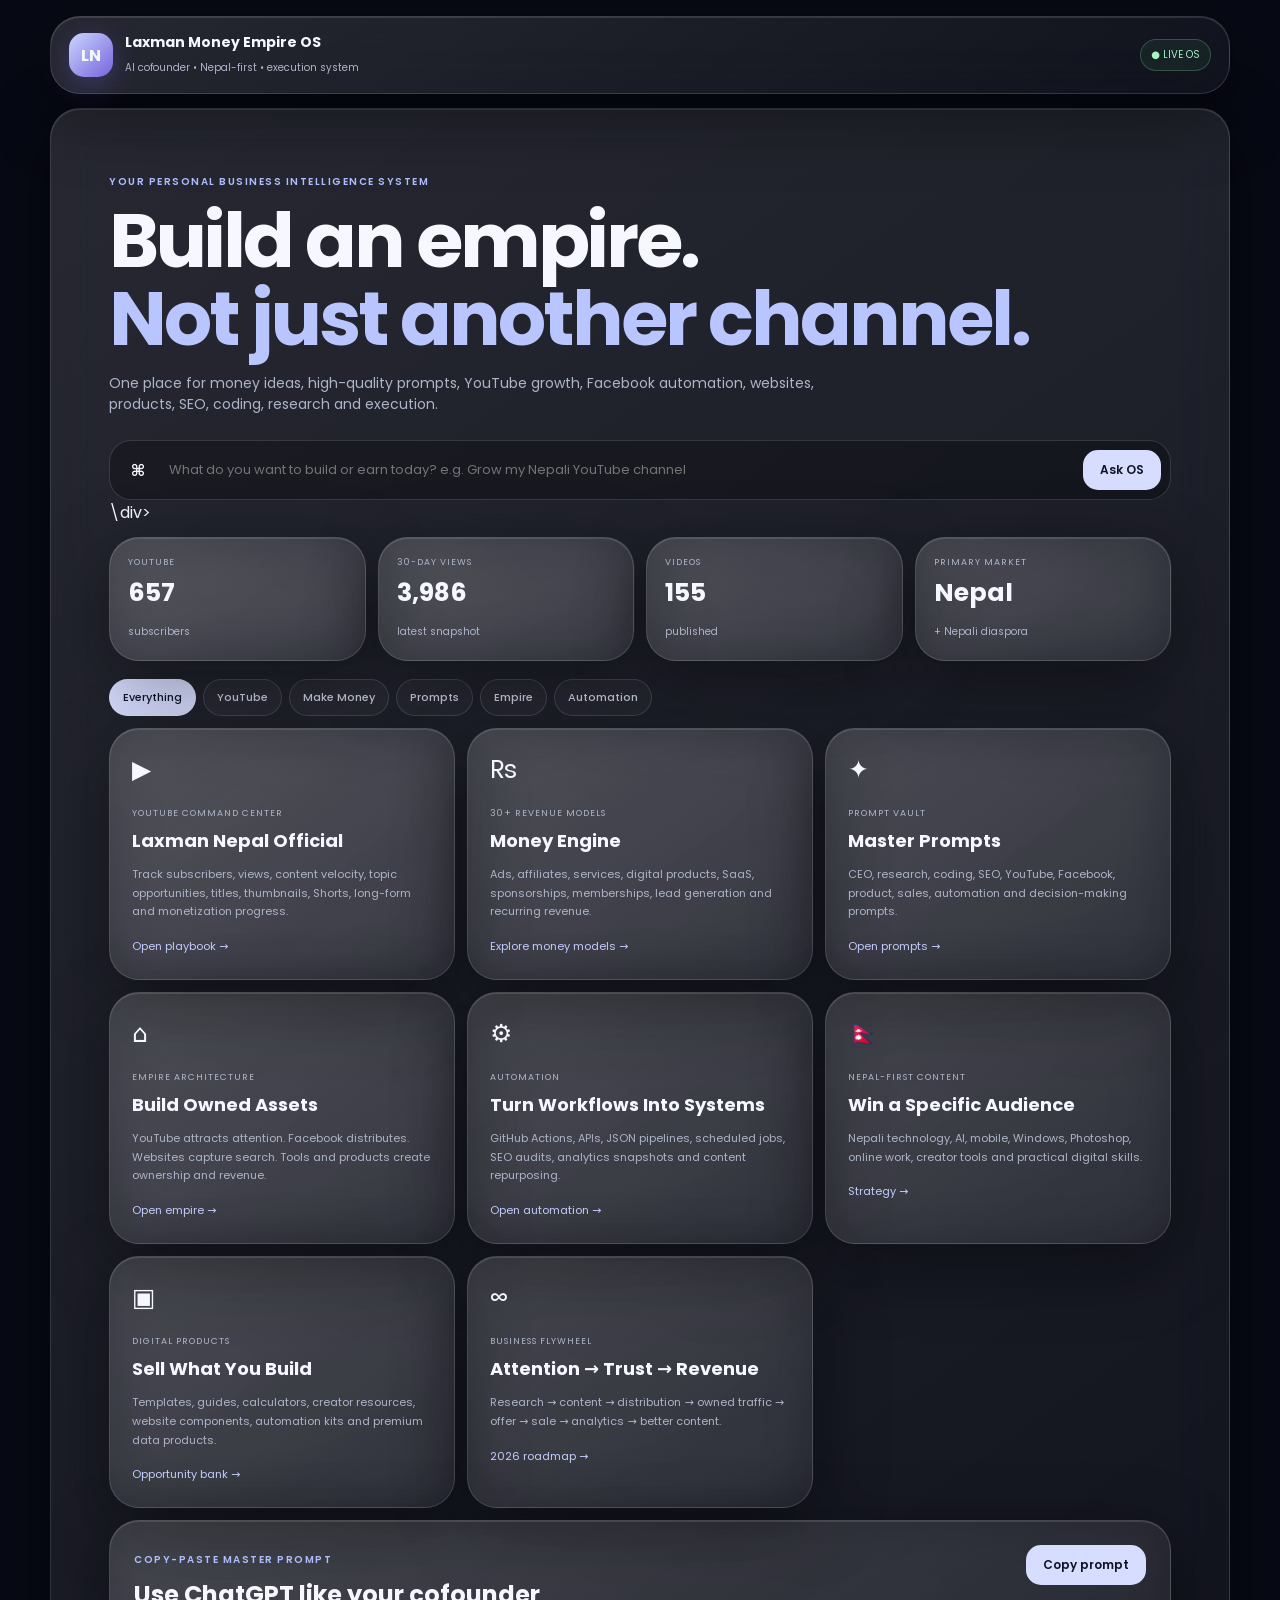
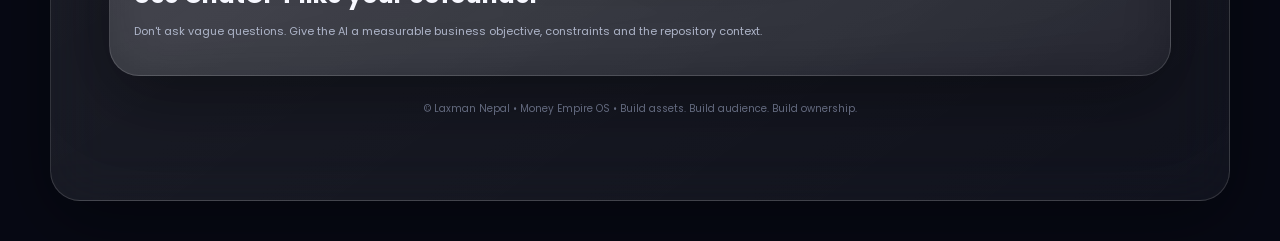
<file: index.html>
<!doctype html>
<html lang="en">
<head>
<meta charset="utf-8"><meta name="viewport" content="width=device-width,initial-scale=1,viewport-fit=cover">
<meta name="theme-color" content="#0b1020"><meta name="description" content="Laxman Money Empire OS — AI cofounder, money-making playbooks, prompts, YouTube and Facebook growth systems.">
<title>Laxman Money Empire OS</title><link rel="manifest" href="manifest.json"><link rel="stylesheet" href="styles.css">
</head><body>
<div class="bg"></div><main class="app">
<header class="top glass"><div class="brand"><div class="logo">LN</div><div><strong>Laxman Money Empire OS</strong><small>AI cofounder • Nepal-first • execution system</small></div></div><div class="pill">● LIVE OS</div></header>
<section class="hero glass"><span class="eyebrow">YOUR PERSONAL BUSINESS INTELLIGENCE SYSTEM</span><h1>Build an empire.<br><em>Not just another channel.</em></h1><p>One place for money ideas, high-quality prompts, YouTube growth, Facebook automation, websites, products, SEO, coding, research and execution.</p>
<div class="ask"><div class="askicon">⌘</div><input id="goal" placeholder="What do you want to build or earn today? e.g. Grow my Nepali YouTube channel"/><button onclick="askOS()">Ask OS</button></div>\div>
<section class="stats"><article class="glass"><small>YOUTUBE</small><b>657</b><span>subscribers</span></article><article class="glass"><small>30-DAY VIEWS</small><b>3,986</b><span>latest snapshot</span></article><article class="glass"><small>VIDEOS</small><b>155</b><span>published</span></article><article class="glass"><small>PRIMARY MARKET</small><b>Nepal</b><span>+ Nepali diaspora</span></article></section>
<section id="answer" class="glass answer hidden"><div class="eyebrow">OS RECOMMENDATION</div><h2 id="answerTitle"></h2><div id="answerBody"></div></section>
<nav class="tabs"><button class="active" onclick="show('all',this)">Everything</button><button onclick="show('youtube',this)">YouTube</button><button onclick="show('money',this)">Make Money</button><button onclick="show('prompts',this)">Prompts</button><button onclick="show('business',this)">Empire</button><button onclick="show('automation',this)">Automation</button></nav>
<section id="cards" class="grid">
<article class="card glass" data-cat="youtube"><span class="icon">▶</span><small>YOUTUBE COMMAND CENTER</small><h3>Laxman Nepal Official</h3><p>Track subscribers, views, content velocity, topic opportunities, titles, thumbnails, Shorts, long-form and monetization progress.</p><a href="02-YOUTUBE/laxman-nepal-official/CHANNEL-COMMAND-CENTER.md">Open playbook →</a></article>
<article class="card glass" data-cat="money"><span class="icon">₨</span><small>30+ REVENUE MODELS</small><h3>Money Engine</h3><p>Ads, affiliates, services, digital products, SaaS, sponsorships, memberships, lead generation and recurring revenue.</p><a href="05-BUSINESS/MONETIZATION-MATRIX.md">Explore money models →</a></article>
<article class="card glass" data-cat="prompts"><span class="icon">✦</span><small>PROMPT VAULT</small><h3>Master Prompts</h3><p>CEO, research, coding, SEO, YouTube, Facebook, product, sales, automation and decision-making prompts.</p><a href="07-PROMPT-VAULT/CORE-PROMPT-PACK.md">Open prompts →</a></article>
<article class="card glass" data-cat="business"><span class="icon">⌂</span><small>EMPIRE ARCHITECTURE</small><h3>Build Owned Assets</h3><p>YouTube attracts attention. Facebook distributes. Websites capture search. Tools and products create ownership and revenue.</p><a href="01-MASTER-ROADMAP/EMPIRE-PLAYBOOK.md">Open empire →</a></article>
<article class="card glass" data-cat="automation"><span class="icon">⚙</span><small>AUTOMATION</small><h3>Turn Workflows Into Systems</h3><p>GitHub Actions, APIs, JSON pipelines, scheduled jobs, SEO audits, analytics snapshots and content repurposing.</p><a href="06-AUTOMATION/AUTOMATION-BLUEPRINTS.md">Open automation →</a></article>
<article class="card glass" data-cat="youtube money"><span class="icon">🇳🇵</span><small>NEPAL-FIRST CONTENT</small><h3>Win a Specific Audience</h3><p>Nepali technology, AI, mobile, Windows, Photoshop, online work, creator tools and practical digital skills.</p><a href="02-YOUTUBE/laxman-nepal-official/NEPALI-AUDIENCE-CONTENT-STRATEGY.md">Strategy →</a></article>
<article class="card glass" data-cat="money business"><span class="icon">▣</span><small>DIGITAL PRODUCTS</small><h3>Sell What You Build</h3><p>Templates, guides, calculators, creator resources, website components, automation kits and premium data products.</p><a href="05-BUSINESS/100-MONEY-OPPORTUNITIES.md">Opportunity bank →</a></article>
<article class="card glass" data-cat="automation business"><span class="icon">∞</span><small>BUSINESS FLYWHEEL</small><h3>Attention → Trust → Revenue</h3><p>Research → content → distribution → owned traffic → offer → sale → analytics → better content.</p><a href="01-MASTER-ROADMAP/AUG-NOV-2026-EXECUTION-PLAN.md">2026 roadmap →</a></article>
</section>
<section class="glass promptbox"><div><span class="eyebrow">COPY-PASTE MASTER PROMPT</span><h2>Use ChatGPT like your cofounder</h2><p>Don't ask vague questions. Give the AI a measurable business objective, constraints and the repository context.</p></div><button onclick="copyPrompt()">Copy prompt</button><pre id="masterPrompt">Act as my brutally honest AI cofounder and execution engineer. My market is primarily Nepali users and Nepali diaspora. My assets include Laxman Nepal Official on YouTube, Facebook pages, Nisulka Tools, Nepali-Patro and other web projects. Goal: increase attention, owned traffic and revenue. Analyze the current situation first. Identify the highest-leverage opportunity, challenge weak assumptions, give me an exact execution plan, required files/code/automation, metrics, risks and a next action. Do not give generic advice. Prefer systems that can be measured and automated. Never fabricate data. If external/current data is needed, say exactly what must be checked.</pre></section>
<footer>© Laxman Nepal • Money Empire OS • Build assets. Build audience. Build ownership.</footer>
</main><script src="app.js"></script></body></html>
</file>
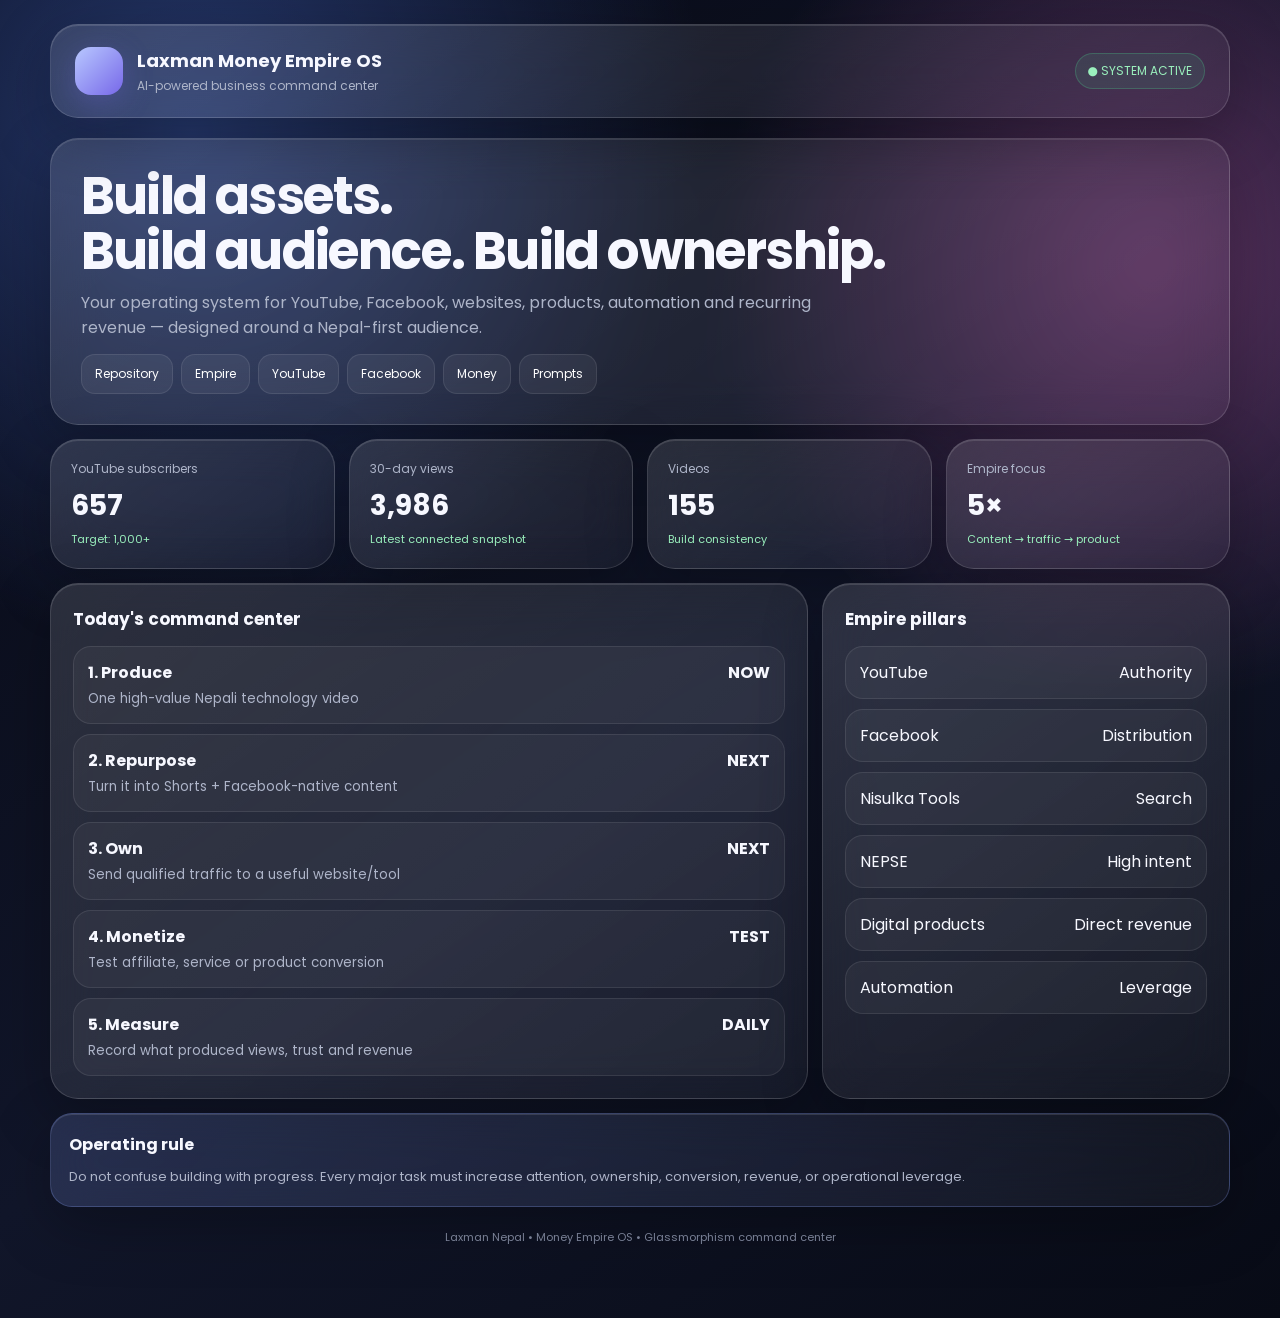
<file: dashboard/index.html>
<!doctype html>
<html lang="en">
<head>
<meta charset="utf-8">
<meta name="viewport" content="width=device-width,initial-scale=1,viewport-fit=cover">
<meta name="theme-color" content="#0b1020">
<title>Laxman Money Empire OS</title>
<style>
@import url('https://fonts.googleapis.com/css2?family=Poppins:wght@400;500;600;700&display=swap');
:root{font-family:Poppins,system-ui,sans-serif;color:#f7f8ff;background:#080b16;--glass:rgba(255,255,255,.09);--line:rgba(255,255,255,.15);--muted:#aeb5c9;--accent:#8ea8ff}
*{box-sizing:border-box}body{margin:0;min-height:100vh;overflow-x:hidden;background:radial-gradient(circle at 15% 10%,#26396f 0,transparent 32%),radial-gradient(circle at 90% 20%,#5a315f 0,transparent 28%),linear-gradient(145deg,#070914,#11162a 55%,#080b16)}
body:before,body:after{content:"";position:fixed;border-radius:50%;filter:blur(60px);opacity:.35;z-index:-1}.before{width:280px;height:280px}.wrap{width:min(1180px,calc(100% - 28px));margin:auto;padding:24px 0 50px}
.glass{background:linear-gradient(145deg,rgba(255,255,255,.13),rgba(255,255,255,.045));border:1px solid var(--line);box-shadow:0 18px 60px rgba(0,0,0,.28),inset 0 1px rgba(255,255,255,.12);backdrop-filter:blur(24px);-webkit-backdrop-filter:blur(24px);border-radius:28px}
header{padding:22px 24px;display:flex;justify-content:space-between;gap:18px;align-items:center;position:sticky;top:12px;z-index:5}.brand{display:flex;align-items:center;gap:14px}.orb{width:48px;height:48px;border-radius:16px;background:linear-gradient(135deg,#b8c8ff,#7768e9);box-shadow:0 8px 30px #7168dd55}.brand h1{font-size:18px;margin:0}.brand p{margin:3px 0 0;color:var(--muted);font-size:12px}.status{font-size:12px;padding:8px 12px;border-radius:99px;background:rgba(75,220,145,.1);border:1px solid rgba(75,220,145,.25);color:#9af0bd}
.hero{margin-top:20px;padding:30px}.hero h2{font-size:clamp(28px,5vw,52px);line-height:1.05;margin:0 0 12px;letter-spacing:-1.8px}.hero p{color:var(--muted);max-width:760px;margin:0}.grid{display:grid;grid-template-columns:repeat(4,1fr);gap:14px;margin-top:14px}.card{padding:20px}.label{font-size:12px;color:var(--muted)}.value{font-size:28px;font-weight:700;margin-top:7px}.delta{font-size:11px;color:#9af0bd;margin-top:4px}
.main{display:grid;grid-template-columns:1.3fr .7fr;gap:14px;margin-top:14px}.section{padding:22px}.section h3{margin:0 0 14px;font-size:17px}.list{display:grid;gap:10px}.row{display:flex;justify-content:space-between;gap:14px;padding:13px 14px;border:1px solid rgba(255,255,255,.09);border-radius:18px;background:rgba(255,255,255,.045)}.row small{color:var(--muted)}.score{font-weight:700}.nav{display:flex;gap:8px;flex-wrap:wrap;margin-top:14px}.nav a{color:#fff;text-decoration:none;font-size:12px;padding:10px 13px;border-radius:14px;background:rgba(255,255,255,.06);border:1px solid rgba(255,255,255,.09)}.nav a:hover{background:rgba(255,255,255,.12)}
.callout{margin-top:14px;padding:18px;border-radius:22px;background:linear-gradient(135deg,rgba(142,168,255,.18),rgba(255,255,255,.04));border:1px solid rgba(142,168,255,.25)}.callout b{display:block;margin-bottom:6px}.footer{text-align:center;color:#858da4;font-size:11px;padding:22px}
@media(max-width:900px){.grid{grid-template-columns:repeat(2,1fr)}.main{grid-template-columns:1fr}}@media(max-width:520px){.wrap{width:min(100% - 16px,1180px);padding-top:8px}header{position:relative;top:0;padding:17px}.hero{padding:24px}.grid{grid-template-columns:1fr 1fr}.card{padding:16px}.value{font-size:22px}.status{display:none}}
</style>
</head>
<body>
<div class="wrap">
<header class="glass"><div class="brand"><div class="orb"></div><div><h1>Laxman Money Empire OS</h1><p>AI-powered business command center</p></div></div><div class="status">● SYSTEM ACTIVE</div></header>
<section class="glass hero"><h2>Build assets.<br>Build audience. Build ownership.</h2><p>Your operating system for YouTube, Facebook, websites, products, automation and recurring revenue — designed around a Nepal-first audience.</p><nav class="nav"><a href="../">Repository</a><a href="../01-MASTER-ROADMAP/EMPIRE-PLAYBOOK.md">Empire</a><a href="../02-YOUTUBE/laxman-nepal-official/CHANNEL-COMMAND-CENTER.md">YouTube</a><a href="../03-FACEBOOK/FACEBOOK-AUTOMATION-PLAYBOOK.md">Facebook</a><a href="../05-BUSINESS/MONETIZATION-MATRIX.md">Money</a><a href="../07-PROMPT-VAULT/CORE-PROMPT-PACK.md">Prompts</a></nav></section>
<div class="grid"><div class="glass card"><div class="label">YouTube subscribers</div><div class="value">657</div><div class="delta">Target: 1,000+</div></div><div class="glass card"><div class="label">30-day views</div><div class="value">3,986</div><div class="delta">Latest connected snapshot</div></div><div class="glass card"><div class="label">Videos</div><div class="value">155</div><div class="delta">Build consistency</div></div><div class="glass card"><div class="label">Empire focus</div><div class="value">5×</div><div class="delta">Content → traffic → product</div></div></div>
<div class="main"><section class="glass section"><h3>Today's command center</h3><div class="list"><div class="row"><span><b>1. Produce</b><br><small>One high-value Nepali technology video</small></span><span class="score">NOW</span></div><div class="row"><span><b>2. Repurpose</b><br><small>Turn it into Shorts + Facebook-native content</small></span><span class="score">NEXT</span></div><div class="row"><span><b>3. Own</b><br><small>Send qualified traffic to a useful website/tool</small></span><span class="score">NEXT</span></div><div class="row"><span><b>4. Monetize</b><br><small>Test affiliate, service or product conversion</small></span><span class="score">TEST</span></div><div class="row"><span><b>5. Measure</b><br><small>Record what produced views, trust and revenue</small></span><span class="score">DAILY</span></div></div></section>
<section class="glass section"><h3>Empire pillars</h3><div class="list"><div class="row"><span>YouTube</span><span>Authority</span></div><div class="row"><span>Facebook</span><span>Distribution</span></div><div class="row"><span>Nisulka Tools</span><span>Search</span></div><div class="row"><span>NEPSE</span><span>High intent</span></div><div class="row"><span>Digital products</span><span>Direct revenue</span></div><div class="row"><span>Automation</span><span>Leverage</span></div></div></section></div>
<div class="glass callout"><b>Operating rule</b><span style="color:var(--muted);font-size:13px">Do not confuse building with progress. Every major task must increase attention, ownership, conversion, revenue, or operational leverage.</span></div>
<div class="footer">Laxman Nepal • Money Empire OS • Glassmorphism command center</div>
</div>
</body>
</html>
</file>
<file: styles.css>
@import url('https://fonts.googleapis.com/css2?family=Poppins:wght@400;500;600;700&display=swap');
:root{font-family:Poppins,system-ui,sans-serif;color:#f7f8ff;background:#070914;--muted:#aeb5c9;--line:rgba(255,255,255,.14);--glass:rgba(255,255,255,.075);--accent:#aebeff}*{box-sizing:border-box}body{margin:0;min-height:100vh;background:#070914;overflow-x:hidden}.bg{position:fixed;inset:-20%;z-index:-2;background:radial-gradient(circle at 18% 15%,#314b9a55,transparent 25%),radial-gradient(circle at 80% 18%,#9a3d8650,transparent 25%),radial-gradient(circle at 50% 85%,#225b6e45,transparent 30%),#070914;filter:blur(10px)}.app{width:min(1180px,calc(100% - 24px));margin:auto;padding:16px 0 40px}.glass{background:linear-gradient(145deg,rgba(255,255,255,.13),rgba(255,255,255,.045));border:1px solid var(--line);box-shadow:0 20px 70px #0006,inset 0 1px rgba(255,255,255,.12);backdrop-filter:blur(28px);-webkit-backdrop-filter:blur(28px);border-radius:30px}.top{padding:15px 18px;display:flex;align-items:center;justify-content:space-between;position:sticky;top:10px;z-index:10}.brand{display:flex;gap:12px;align-items:center}.logo{width:44px;height:44px;border-radius:15px;display:grid;place-items:center;font-weight:700;background:linear-gradient(135deg,#cbd6ff,#7664db);box-shadow:0 8px 28px #7664db55}.brand strong{display:block;font-size:14px}.brand small{color:var(--muted);font-size:10px}.pill{font-size:10px;color:#a8f2c3;border:1px solid #7fe9aa40;background:#5de39412;padding:7px 10px;border-radius:99px}.hero{margin-top:14px;padding:clamp(24px,6vw,58px)}.eyebrow{font-size:10px;letter-spacing:1.5px;color:#aebeff;font-weight:600}.hero h1{font-size:clamp(38px,7vw,76px);line-height:1.02;letter-spacing:-3px;margin:10px 0 16px}.hero h1 em{font-style:normal;color:#b9c5ff}.hero p{max-width:760px;color:var(--muted);font-size:14px}.ask{margin-top:25px;display:flex;align-items:center;gap:10px;padding:9px;border:1px solid var(--line);background:#0004;border-radius:22px}.askicon{width:38px;height:38px;border-radius:13px;display:grid;place-items:center;background:#fff10;font-weight:700}.ask input{min-width:0;flex:1;border:0;outline:0;background:transparent;color:#fff;font:inherit;font-size:13px}.ask button,.promptbox button{border:0;color:#111426;background:#d7ddff;padding:11px 17px;border-radius:15px;font:600 12px Poppins;cursor:pointer}.stats{display:grid;grid-template-columns:repeat(4,1fr);gap:12px;margin-top:12px}.stats article{padding:18px}.stats small,.card small{display:block;color:var(--muted);font-size:9px;letter-spacing:1px}.stats b{display:block;font-size:25px;margin:5px 0}.stats span{font-size:10px;color:var(--muted)}.tabs{display:flex;gap:7px;overflow:auto;padding:18px 0 12px;scrollbar-width:none}.tabs button{white-space:nowrap;border:1px solid var(--line);background:#ffffff09;color:#cbd0df;border-radius:99px;padding:9px 13px;font:500 11px Poppins;cursor:pointer}.tabs button.active{background:#d7ddff;color:#12162a}.grid{display:grid;grid-template-columns:repeat(3,1fr);gap:12px}.card{padding:22px;min-height:210px}.card .icon{font-size:25px;display:block;margin-bottom:18px}.card h3{font-size:18px;margin:7px 0}.card p{color:var(--muted);font-size:11px;line-height:1.7}.card a{color:#c4ceff;text-decoration:none;font-size:11px}.promptbox{margin-top:12px;padding:24px;display:flex;justify-content:space-between;gap:20px;align-items:flex-start}.promptbox h2{margin:7px 0;font-size:24px}.promptbox p{color:var(--muted);font-size:11px}.promptbox pre{display:none}.answer{margin-top:12px;padding:24px}.answer h2{margin:7px 0 10px}.answer p{color:var(--muted);font-size:12px;line-height:1.7}.hidden{display:none}footer{text-align:center;color:#747c94;font-size:10px;padding:25px}@media(max-width:850px){.grid{grid-template-columns:repeat(2,1fr)}.stats{grid-template-columns:repeat(2,1fr)}}@media(max-width:560px){.app{width:calc(100% - 12px)}.top{position:relative;top:0}.hero h1{letter-spacing:-2px}.grid{grid-template-columns:1fr}.stats{gap:8px}.card{min-height:0}.promptbox{display:block}.promptbox button{margin-top:10px}.ask{border-radius:18px}.ask button{padding:10px 12px}.ask input{font-size:11px}.pill{display:none}}
</file>
